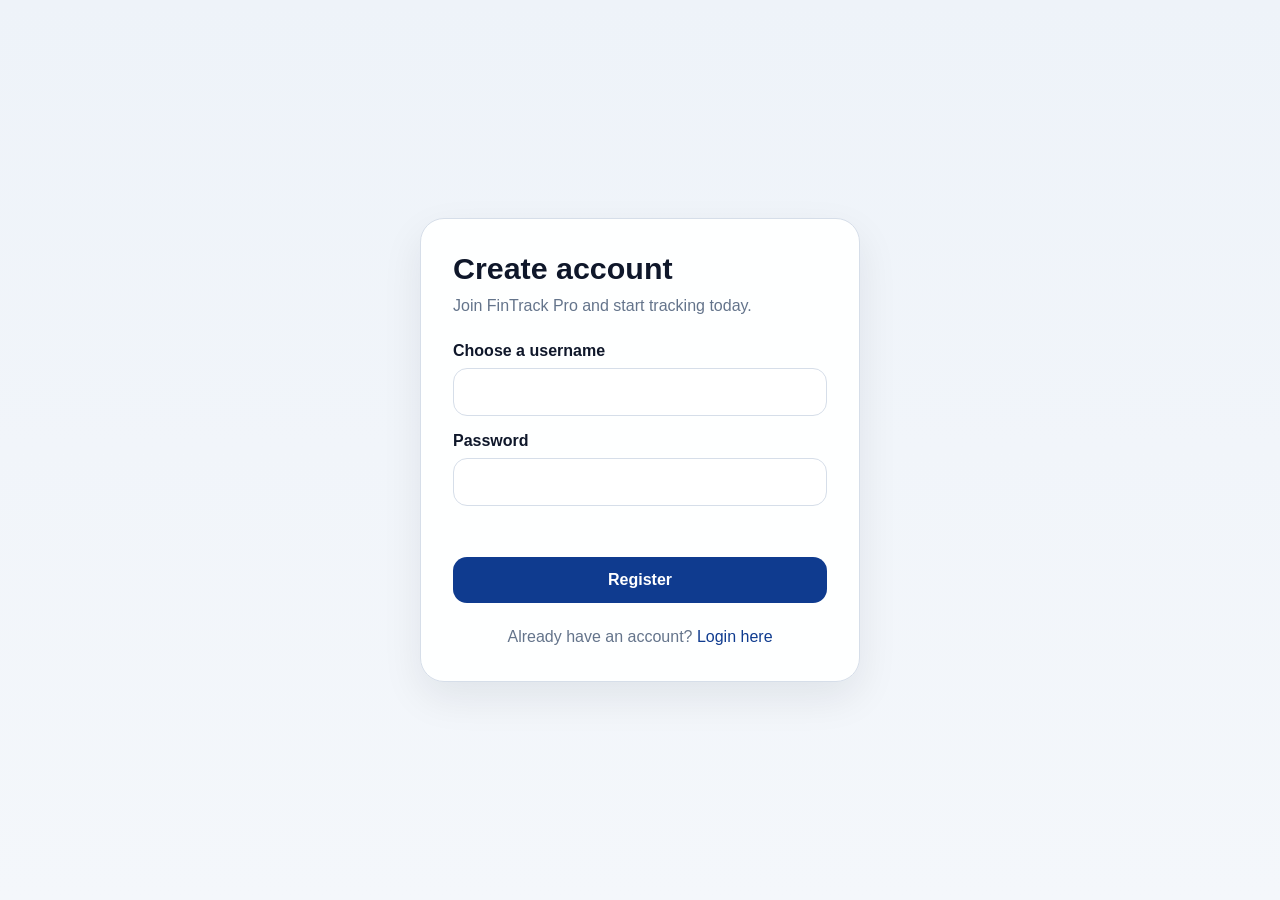
<file: FinTrack/Index.html>
<!DOCTYPE html>
<html lang="en">
<head>
    <meta charset="UTF-8">
    <meta name="viewport" content="width=device-width, initial-scale=1.0">
    <title>FinTrack Pro | Register</title>
    <link rel="stylesheet" href="Register.css">
    <script src="shared.js" defer></script>
    <script src="auth.js" defer></script>
</head>
<body class="auth-page">
    <main class="auth-shell">
        

        <section class="auth-card">
            <h2>Create account</h2>
            <p class="auth-subtitle">Join FinTrack Pro and start tracking today.</p>

            <form id="auth-form" data-mode="register" novalidate>
                <div class="fields">
                    <label for="username">Choose a username</label>
                    <input type="text" id="username" name="username" autocomplete="username" required>
                </div>
                <div class="fields">
                    <label for="password">Password</label>
                    <input type="password" id="password" name="password" autocomplete="new-password" required>
                </div>
                <p id="auth-message" class="form-message" aria-live="polite"></p>
                <button type="submit">Register</button>
            </form>

            <p class="auth-switch">
                Already have an account?
                <a href="Login.html">Login here</a>
            </p>
        </section>
    </main>
</body>
</html>
</file>
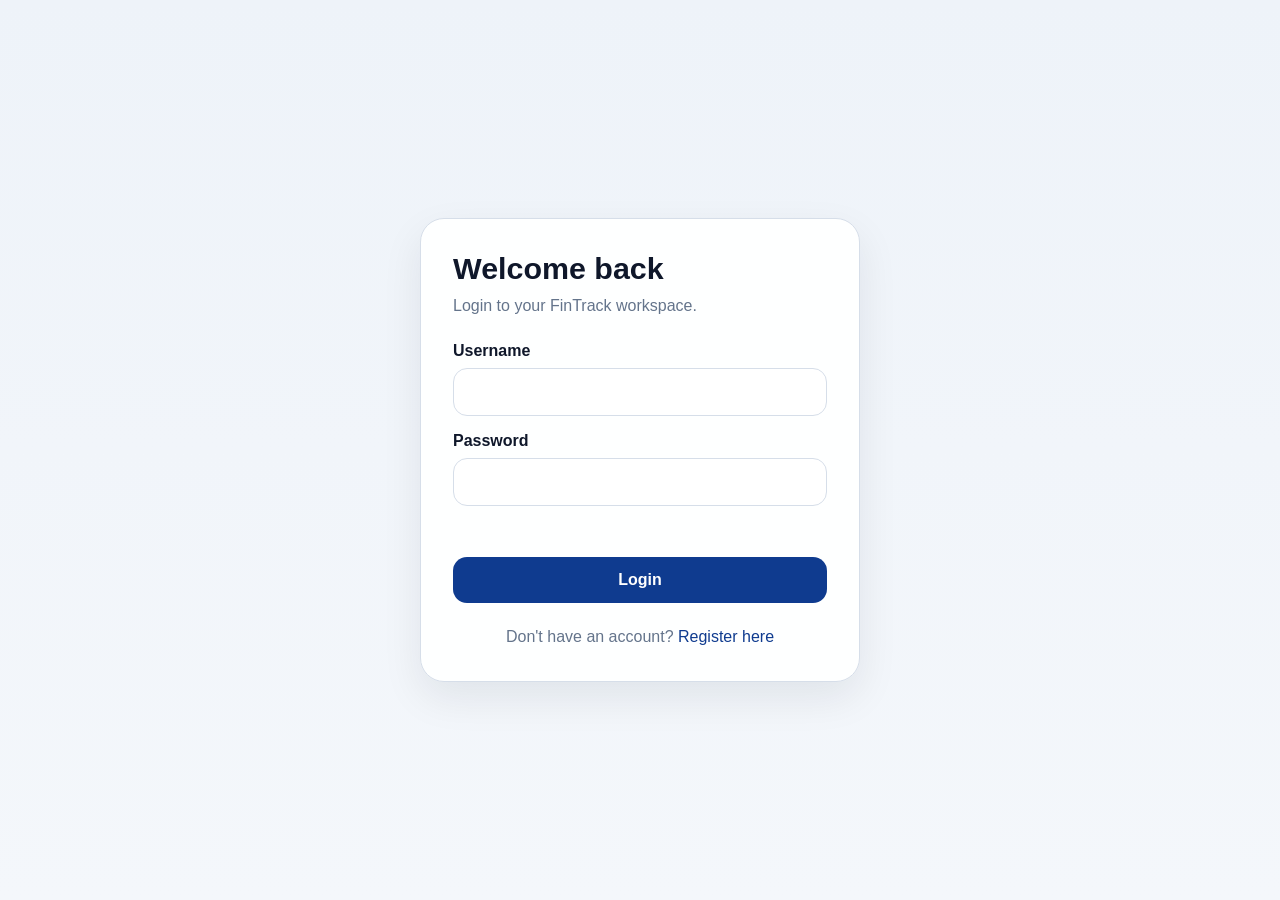
<file: FinTrack/Login.html>
<!DOCTYPE html>
<html lang="en">
<head>
    <meta charset="UTF-8">
    <meta name="viewport" content="width=device-width, initial-scale=1.0">
    <title>FinTrack Pro | Login</title>
    <link rel="stylesheet" href="Login.css">
    <script src="shared.js" defer></script>
    <script src="auth.js" defer></script>
</head>
<body class="auth-page">
    <main class="auth-shell">
       

        <section class="auth-card">
            <h2>Welcome back</h2>
            <p class="auth-subtitle">Login to your FinTrack workspace.</p>

            <form id="auth-form" data-mode="login" novalidate>
                <div class="fields">
                    <label for="username">Username</label>
                    <input type="text" id="username" name="username" autocomplete="username" required>
                </div>
                <div class="fields">
                    <label for="password">Password</label>
                    <input type="password" id="password" name="password" autocomplete="current-password" required>
                </div>
                <p id="auth-message" class="form-message" aria-live="polite"></p>
                <button type="submit">Login</button>
            </form>

            <p class="auth-switch">
                Don't have an account?
                <a href="Index.html">Register here</a>
            </p>
        </section>
    </main>
</body>
</html>
</file>
<file: FinTrack/Register.css>
* {
    margin: 0;
    padding: 0;
    box-sizing: border-box;
}

:root {
    --bg: #f4f7fb;
    --surface: rgba(255, 255, 255, 0.96);
    --surface-strong: #ffffff;
    --text: #0f172a;
    --muted: #64748b;
    --border: #d6dee9;
    --accent: #0f3b8f;
    --accent-hover: #0c2f73;
    --success: #0f7a3b;
    --danger: #b42318;
    --shadow: 0 16px 40px rgba(15, 23, 42, 0.08);
}

body.dark {
    --bg: #09111f;
    --surface: rgba(10, 17, 29, 0.96);
    --surface-strong: #0f172a;
    --text: #e2e8f0;
    --muted: #94a3b8;
    --border: #243245;
    --accent: #82b1ff;
    --accent-hover: #a3c5ff;
    --success: #34d399;
    --danger: #f87171;
    --shadow: 0 20px 50px rgba(0, 0, 0, 0.35);
}

html,
body {
    min-height: 100%;
    width: 100%;
    font-family: "Segoe UI", sans-serif;
    color: var(--text);
    background: linear-gradient(180deg, #eef3f9 0%, var(--bg) 100%);
}

body {
    min-height: 100vh;
}

a {
    color: var(--accent);
    text-decoration: none;
}

a:hover {
    text-decoration: underline;
}

button,
input {
    font: inherit;
}

button {
    border: 0;
    cursor: pointer;
}

.auth-page {
    display: grid;
    place-items: center;
    padding: 24px;
}

.auth-shell {
    width: min(440px, 100%);
}

.auth-card {
    border: 1px solid var(--border);
    border-radius: 24px;
    padding: 32px;
    background: var(--surface);
    box-shadow: var(--shadow);
}

.auth-card h2 {
    font-size: 1.9rem;
    margin-bottom: 8px;
}

.auth-subtitle {
    color: var(--muted);
    line-height: 1.5;
}

.auth-card form {
    display: flex;
    flex-direction: column;
    gap: 16px;
    margin-top: 24px;
}

.fields {
    display: flex;
    flex-direction: column;
    gap: 8px;
}

.fields label {
    font-weight: 600;
}

input {
    width: 100%;
    border: 1px solid var(--border);
    border-radius: 14px;
    padding: 14px 16px;
    background: var(--surface-strong);
    color: var(--text);
}

input:focus {
    border-color: var(--accent);
    box-shadow: 0 0 0 4px rgba(15, 59, 143, 0.12);
    outline: none;
}

.form-message {
    min-height: 1.2em;
    color: var(--danger);
    font-weight: 600;
}

button[type="submit"] {
    width: 100%;
    padding: 14px 18px;
    border-radius: 14px;
    font-weight: 700;
    background: var(--accent);
    color: #fff;
    transition: background-color 0.2s ease, transform 0.2s ease;
}

button[type="submit"]:hover {
    background: var(--accent-hover);
}

button[type="submit"]:active {
    transform: translateY(1px);
}

.auth-switch {
    margin-top: 22px;
    color: var(--muted);
    text-align: center;
    line-height: 1.5;
}

@media (max-width: 720px) {
    .auth-page {
        padding: 16px;
    }

    .auth-card {
        padding: 24px;
        border-radius: 20px;
    }
}
</file>
<file: FinTrack/Login.css>
* {
	margin: 0;
	padding: 0;
	box-sizing: border-box;
}

:root {
	--bg: #f4f7fb;
	--surface: rgba(255, 255, 255, 0.96);
	--surface-strong: #ffffff;
	--text: #0f172a;
	--muted: #64748b;
	--border: #d6dee9;
	--accent: #0f3b8f;
	--accent-hover: #0c2f73;
	--success: #0f7a3b;
	--danger: #b42318;
	--shadow: 0 16px 40px rgba(15, 23, 42, 0.08);
}

body.dark {
	--bg: #09111f;
	--surface: rgba(10, 17, 29, 0.96);
	--surface-strong: #0f172a;
	--text: #e2e8f0;
	--muted: #94a3b8;
	--border: #243245;
	--accent: #82b1ff;
	--accent-hover: #a3c5ff;
	--success: #34d399;
	--danger: #f87171;
	--shadow: 0 20px 50px rgba(0, 0, 0, 0.35);
}

html,
body {
	min-height: 100%;
	width: 100%;
	font-family: "Segoe UI", sans-serif;
	color: var(--text);
	background: linear-gradient(180deg, #eef3f9 0%, var(--bg) 100%);
}

body {
	min-height: 100vh;
}

a {
	color: var(--accent);
	text-decoration: none;
}

a:hover {
	text-decoration: underline;
}

button,
input {
	font: inherit;
}

button {
	border: 0;
	cursor: pointer;
}

.auth-page {
	display: grid;
	place-items: center;
	padding: 24px;
}

.auth-shell {
	width: min(440px, 100%);
}

.auth-card {
	border: 1px solid var(--border);
	border-radius: 24px;
	padding: 32px;
	background: var(--surface);
	box-shadow: var(--shadow);
}

.auth-card h2 {
	font-size: 1.9rem;
	margin-bottom: 8px;
}

.auth-subtitle {
	color: var(--muted);
	line-height: 1.5;
}

.auth-card form {
	display: flex;
	flex-direction: column;
	gap: 16px;
	margin-top: 24px;
}

.fields {
	display: flex;
	flex-direction: column;
	gap: 8px;
}

.fields label {
	font-weight: 600;
}

input {
	width: 100%;
	border: 1px solid var(--border);
	border-radius: 14px;
	padding: 14px 16px;
	background: var(--surface-strong);
	color: var(--text);
}

input:focus {
	border-color: var(--accent);
	box-shadow: 0 0 0 4px rgba(15, 59, 143, 0.12);
	outline: none;
}

.form-message {
	min-height: 1.2em;
	color: var(--danger);
	font-weight: 600;
}

button[type="submit"] {
	width: 100%;
	padding: 14px 18px;
	border-radius: 14px;
	font-weight: 700;
	background: var(--accent);
	color: #fff;
	transition: background-color 0.2s ease, transform 0.2s ease;
}

button[type="submit"]:hover {
	background: var(--accent-hover);
}

button[type="submit"]:active {
	transform: translateY(1px);
}

.auth-switch {
	margin-top: 22px;
	color: var(--muted);
	text-align: center;
	line-height: 1.5;
}

@media (max-width: 720px) {
	.auth-page {
		padding: 16px;
	}

	.auth-card {
		padding: 24px;
		border-radius: 20px;
	}
}
</file>
